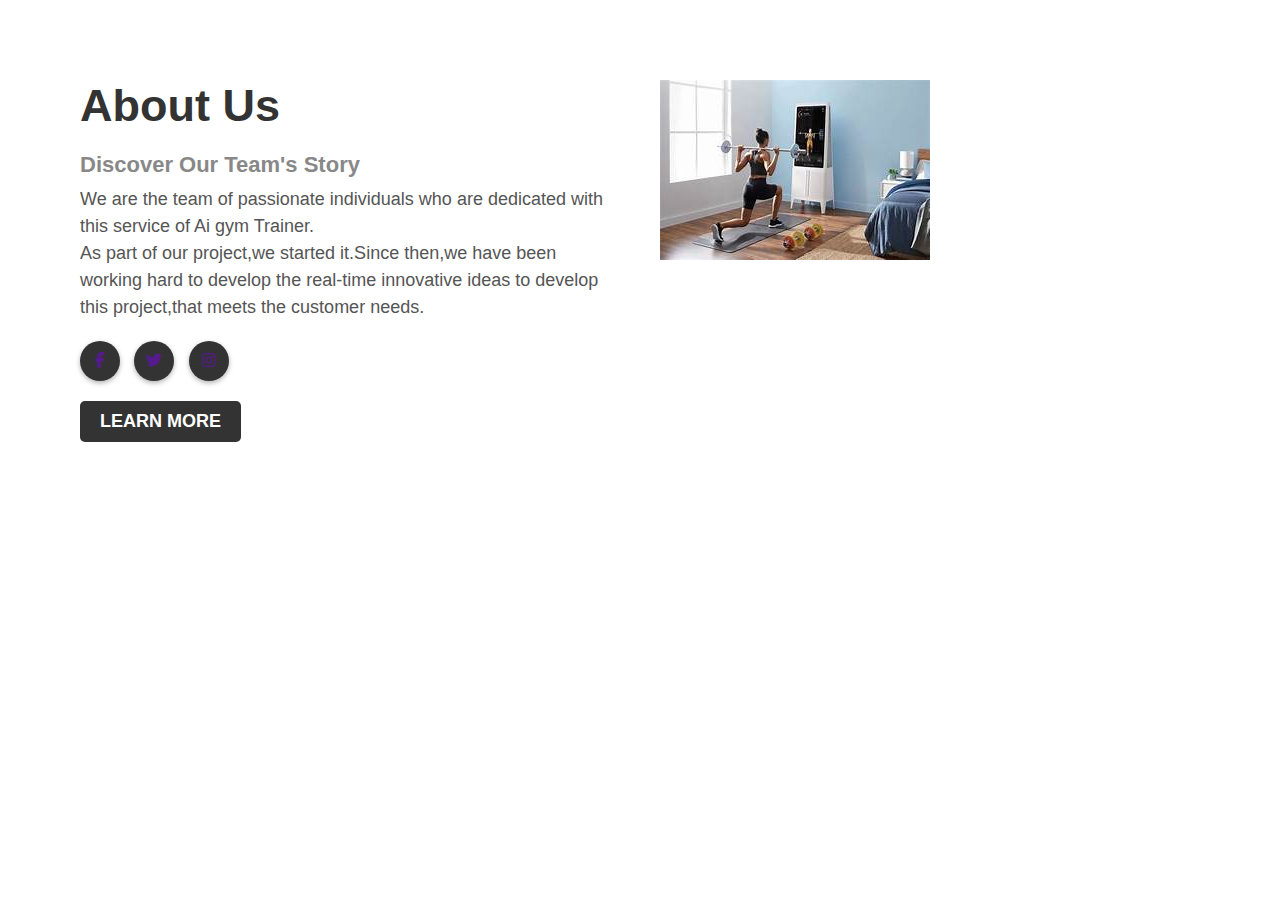
<file: AI GYM TRAINER PROJECT/about.html>
<!DOCTYPE html>
<html lang="en">
<head>
    <meta charset="UTF-8">
    <meta name="viewport" content="width=device-width, initial-scale=1.0">
    <link rel="stylesheet" href="">
    <link rel="stylesheet" type="text/css" href="about.css">
    <link rel="stylesheet" type="text/css" href="https://cdnjs.cloudflare.com/ajax/libs/font-awesome/6.4.2/css/all.min.css">
    <title>Responsive About us page</title>
</head>
<body>
    <div class="about-us">
        <div class="container">
            <div class="row">
                <div class="flex">
                    <h2>About Us</h2>
                    <h3>Discover Our Team's Story</h3>
                    <p>
                        We are the team of passionate individuals who are dedicated with this service of Ai gym Trainer.
                        <br>As part of our project,we started it.Since then,we have been working hard to develop the real-time 
                        innovative ideas to develop this project,that meets the customer needs.</p>
                        <div class="social-links">
                            <a href=""><i class="fab fa-facebook-f"></i></a>
                            <a href=""><i class="fab fa-twitter"></i></a>
                            <a href=""><i class="fab fa-instagram"></i></a>
                        </div>
                        <a href="" class="btn">Learn More</a>
                </div>
                <div class="flex">
                    <img src="about.jpeg">
                </div>
            </div>
        </div>
    </div>
</body>
</html>
</file>
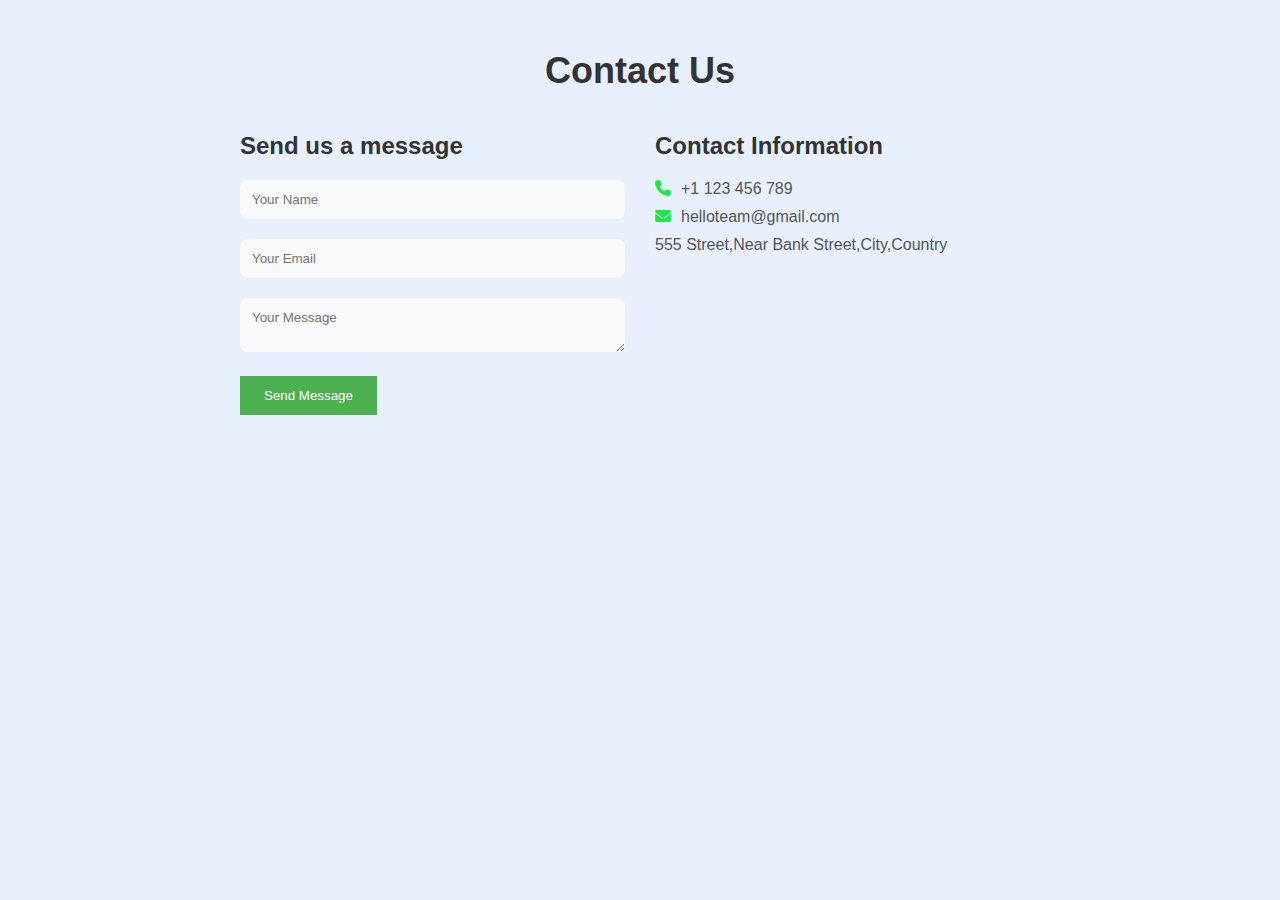
<file: AI GYM TRAINER PROJECT/contact.html>
<!DOCTYPE html>
<html lang="en">
<head>
    <meta charset="UTF-8">
    <meta name="viewport" content="width=device-width, initial-scale=1.0">
    <link rel="stylesheet" type="text/css" href="https://cdnjs.cloudflare.com/ajax/libs/font-awesome/6.4.2/css/all.min.css">
    <title>Responsive Contact page</title>
    <link rel="stylesheet" type="text/css" href="contact.css">
</head>
<body>
    <section class="contact">
        <div class ="container">
            <h2>Contact Us</h2>
            <div class="contact-wrapper">
                <div class="contact-form">
                    <h3>Send us a message</h3>
                    <form>
                        <div class="form-group">
                            <input type="text" name="name" placeholder="Your Name">
                        </div>
                        <div class="form-group">
                            <input type="email" name="email" placeholder="Your Email">
                        </div>
                        <div class="form-group">
                           <textarea name="message" placeholder="Your Message"></textarea>
                        </div>
                        <button type="submit">Send Message</button>
                    </form>
                </div>
                <div class="contact-info">
                    <h3> Contact Information</h3>
                    <p><i class="fas fa-phone"></i>+1 123 456 789</p>
                    <p><i class="fas fa-envelope"></i>helloteam@gmail.com</p>
                    <p>555 Street,Near Bank Street,City,Country</p>
                </div>
            </div>

        </div>

    </section>
</body>
</html>
</file>
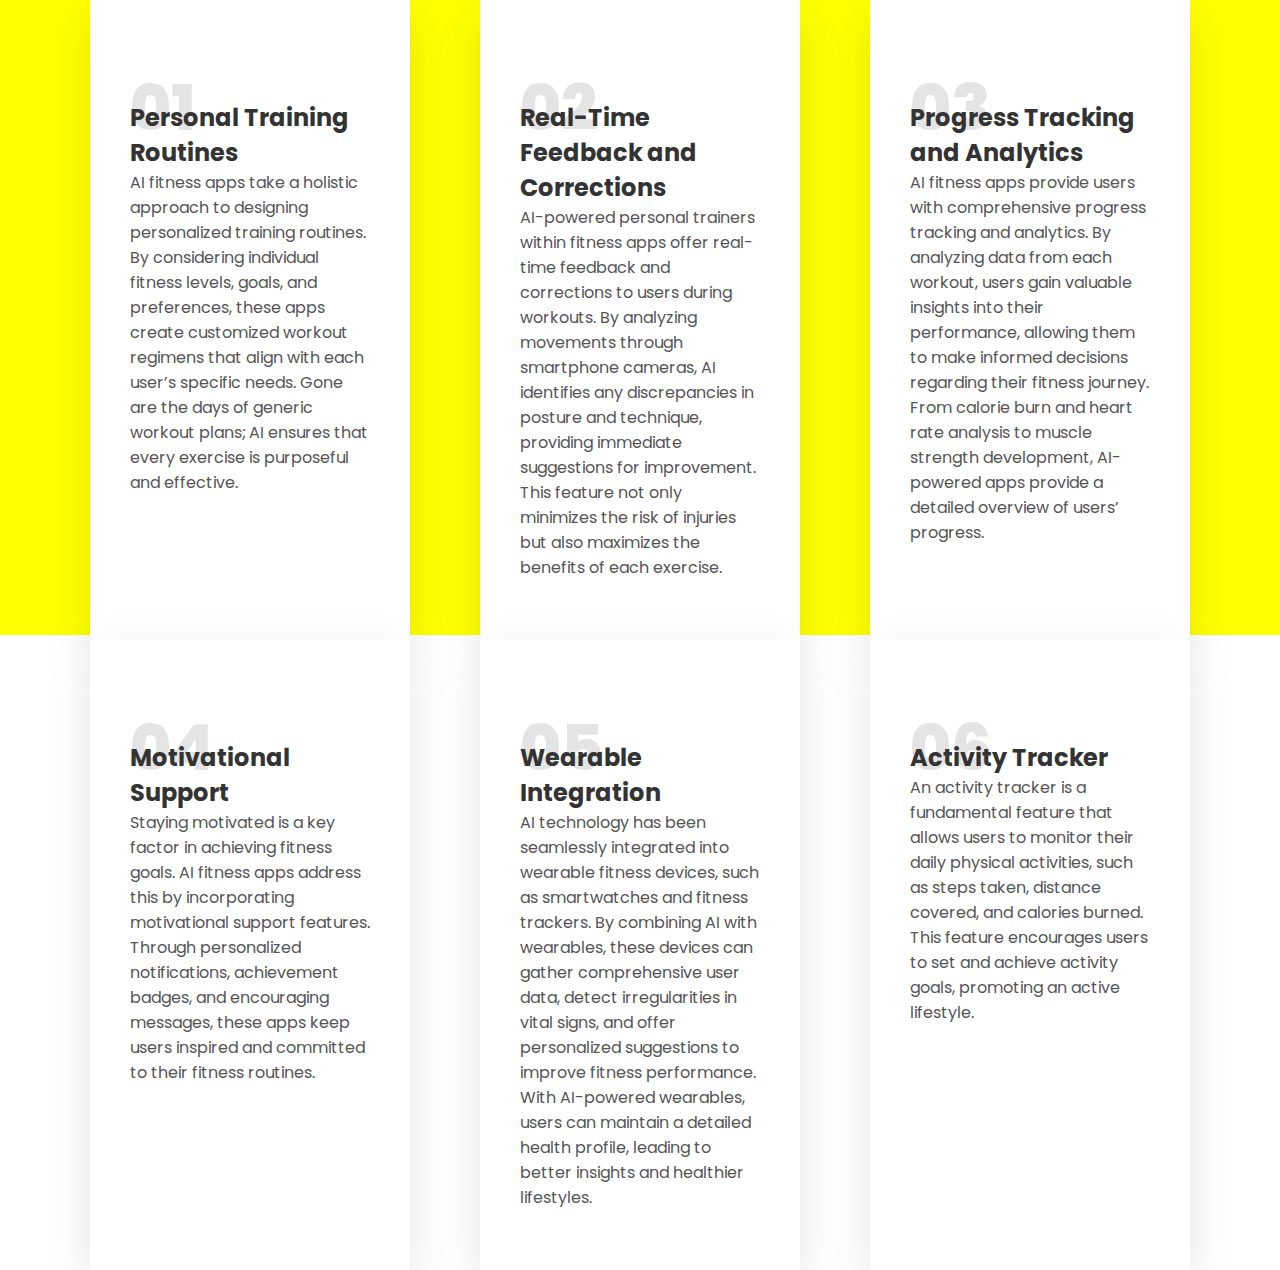
<file: AI GYM TRAINER PROJECT/services.html>
<!DOCTYPE html>
<html lang="en">
<head>
    <meta charset="UTF-8">
    <meta name="viewport" content="width=device-width, initial-scale=1.0">
    <title>Responsive services & features section</title>
    <link rel="stylesheet" href="services.css">
</head>
<body>
    <div class="container">
        <div class="box">
            <h2>01</h2>
            <h3>Personal Training Routines</h3>
            <p>AI fitness apps take a holistic approach to designing personalized training routines. 
                By considering individual fitness levels, goals, and preferences, these apps create 
                customized workout regimens that align with each user’s specific needs. Gone are the
                 days of generic workout plans; AI ensures that every exercise is purposeful and effective.

            </p>

        </div>
        <div class="box">
            <h2>02</h2>
            <h3>Real-Time Feedback and Corrections</h3>
            <p>AI-powered personal trainers within fitness apps offer real-time feedback and corrections
                 to users during workouts. By analyzing movements through smartphone cameras, AI identifies
                  any discrepancies in posture and technique, providing immediate suggestions for improvement. 
                  This feature not only minimizes the risk of injuries but also maximizes the benefits of each exercise.

            </p>

        </div>

        <div class="box">
            <h2>03</h2>
            <h3>Progress Tracking and Analytics</h3>
            <p>AI fitness apps provide users with comprehensive progress tracking and analytics. By analyzing data
                 from each workout, users gain valuable insights into their performance, allowing them to make
                  informed decisions regarding their fitness journey. From calorie burn and heart rate analysis 
                  to muscle strength development, AI-powered apps provide a detailed overview of users’ progress.

            </p>

        </div>

        <div class="box">
            <h2>04</h2>
            <h3>Motivational Support</h3>
            <p>Staying motivated is a key factor in achieving fitness goals. AI fitness apps address this by
                 incorporating motivational support features. Through personalized notifications, achievement 
                 badges, and encouraging messages, these apps keep users inspired and committed to their fitness routines.

            </p>

        </div>
        <div class="box">
            <h2>05</h2>
            <h3> Wearable Integration</h3>
            <p>AI technology has been seamlessly integrated into wearable fitness devices, such as smartwatches and
                 fitness trackers. By combining AI with wearables, these devices can gather comprehensive user data,
                 detect irregularities in vital signs, and offer personalized suggestions to improve fitness performance.
                  With AI-powered wearables, users can maintain a detailed health profile, leading to better insights and 
                  healthier lifestyles.

            </p>

        </div>

        <div class="box">
            <h2>06</h2>
            <h3> Activity Tracker</h3>
            <p>An activity tracker is a fundamental feature that allows users to monitor their daily physical activities,
                 such as steps taken, distance covered, and calories burned. This feature encourages users to set and
                  achieve activity goals, promoting an active lifestyle.

            </p>

        </div>
    </div>
</body>
</html>
</file>
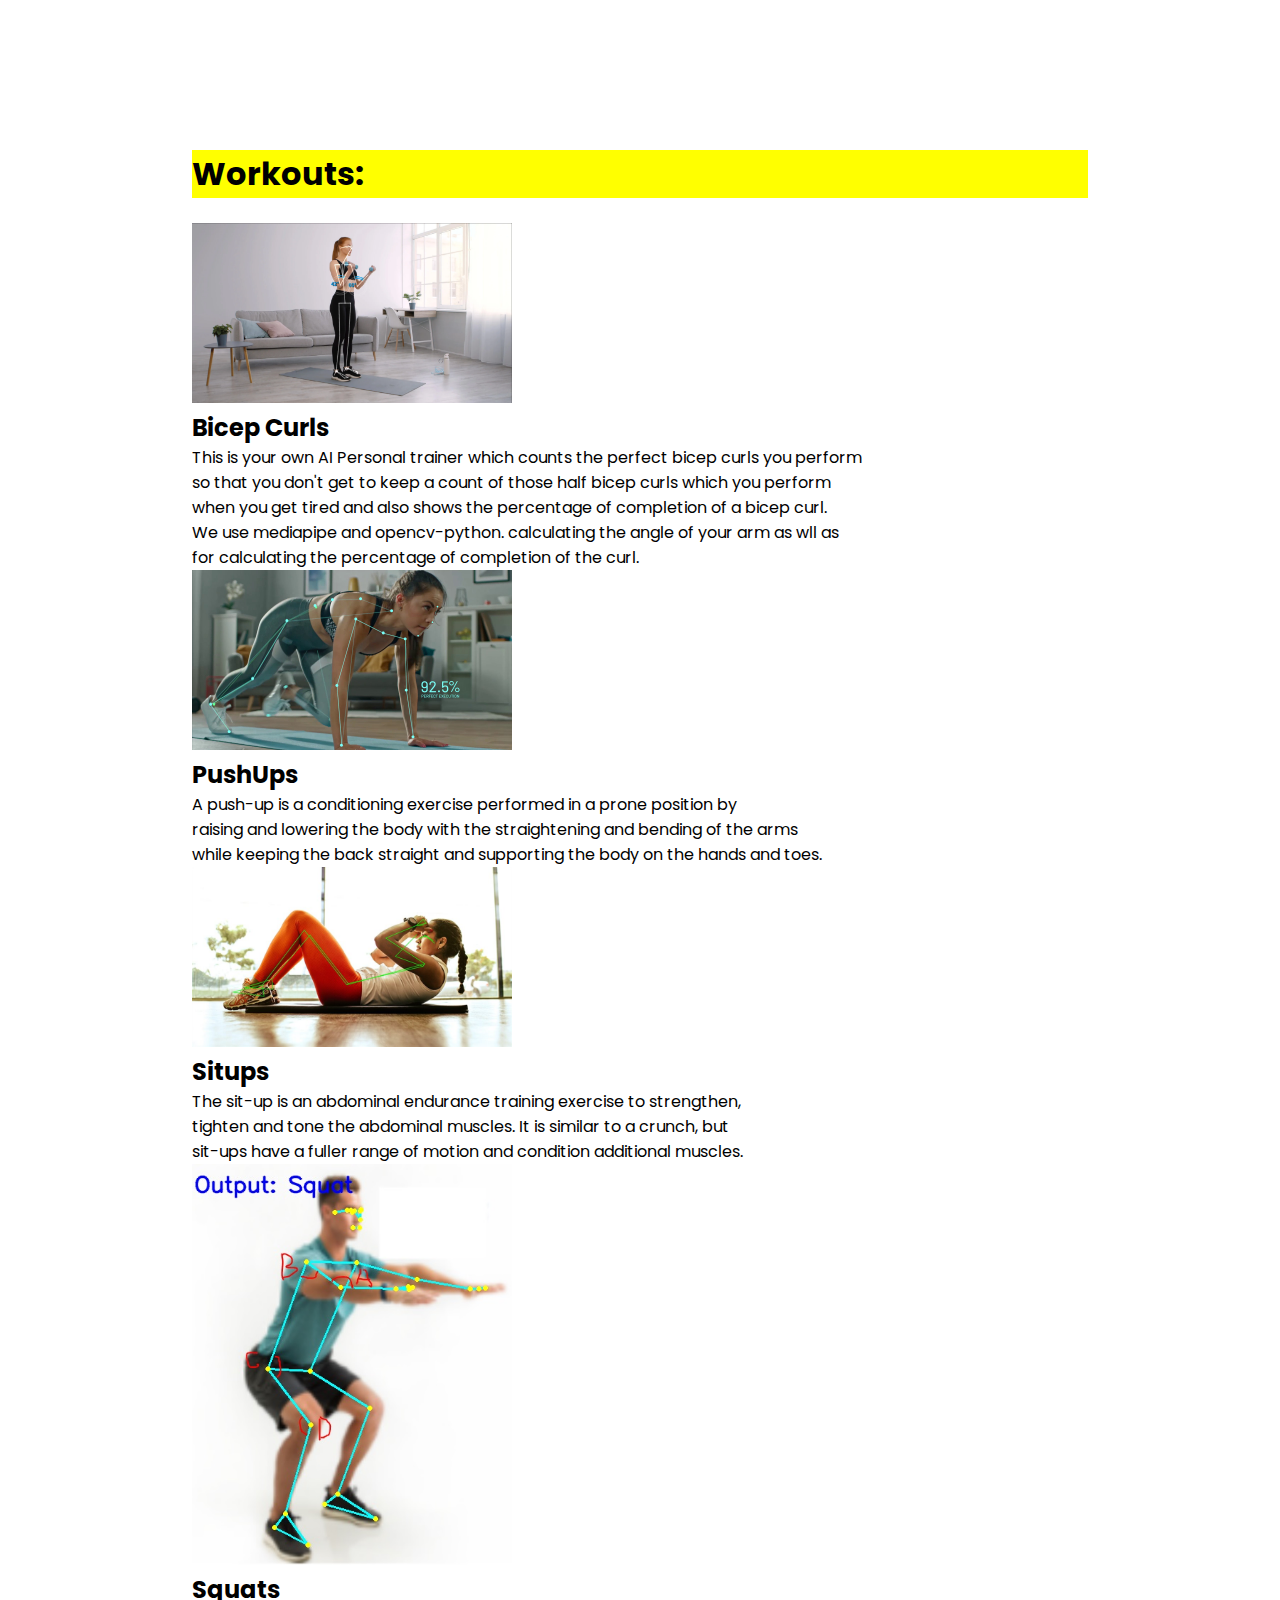
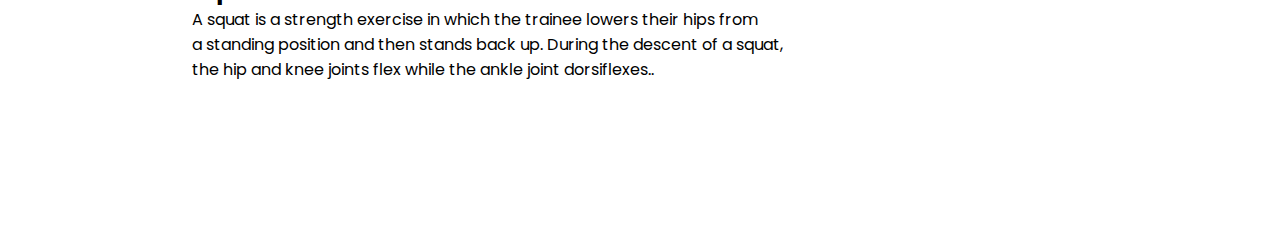
<file: AI GYM TRAINER PROJECT/workouts.html>
<!DOCTYPE html>
<html lang="en">
<head>
    <meta charset="UTF-8">
    <meta name="viewport" content="width=device-width, initial-scale=1.0">
    <title>Responsive workouts page</title>
    <link rel="stylesheet" href="workouts.css">
</head>
<body>
    <div class="wrapper">
        <h1>Workouts:</h1><br>
        <div class="text-box">
            <img src="biceps.jpg" alt="">
            <h2>Bicep Curls</h2>
            <p>This is your own AI Personal trainer which counts the perfect bicep curls you perform <br>
                so that you don't get to keep a count of those half bicep curls which you perform <br>
                when you get tired and also shows the percentage of completion of a bicep curl.<br>
                 We use mediapipe and opencv-python. calculating the angle of your arm as wll as <br>
                 for calculating the percentage of completion of the curl.
            </p>

        </div>
        <div class="text-box">
            <img src="pushups.jpg" alt="">
            <h2>PushUps</h2>
            <p>A push-up is a conditioning exercise performed in a prone position by <br>
                raising and lowering the body with the straightening and bending of the arms<br> 
                while keeping the back straight and supporting the body on the hands and toes.<br>
            </p>
            <div class="text-box">
                <img src="situps.jpg" alt="">
                <h2>Situps</h2>
                <p> The sit-up is an abdominal endurance training exercise to strengthen, <br>
                    tighten and tone the abdominal muscles. It is similar to a crunch, but<br>
                     sit-ups have a fuller range of motion and condition additional muscles.</p>

            <div class="text-box">
                <img src="squat.jpg" alt="">
                <h2>Squats</h2>
                <p> A squat is a strength exercise in which the trainee lowers their hips from<br>
                     a standing position and then stands back up. During the descent of a squat,<br>
                      the hip and knee joints flex while the ankle joint dorsiflexes..</p>
        
              
</body>
</html>
</file>
<file: AI GYM TRAINER PROJECT/about.css>
*{
    margin: 0px;
    padding: 0px;
    box-sizing: border-box;
    font-family: "Roboto",sans-serif;
}

.about-us{
    padding: 80px 0px;
}

.container{
    max-width: 1200px;
    margin:0 auto;
    padding: 0 20px;
}
.row{
    display: flex;
    flex-wrap: wrap;

}
.flex{
    flex: 0 0 50%;
    max-width: 50%;
    padding: 0 20px;
}
.about-us h2{
    font-size: 45px;
    margin-bottom: 20px;
    color: #333;
}

.about-us h3{
    font-size: 22px;
    color: #888;
    margin-bottom: 8px;
}

.about-us p{
    font-size: 18px;
    line-height: 1.5;
    color: #555;
    margin-bottom: 20px;
}

.about-us img{
    display:block;
    max-width: 100%;
    height: auto;
    margin: 10 auto;
}

.social-links{
margin-bottom: 20px;
}
.social-links a{
    display: inline-block;
    width: 40px;
    height: 40px;
    line-height: 40px;
    text-align: center;
    border-radius: 50%;
    margin-right: 10px;
    columns: #fff;
    background-color: #333;
    box-shadow: 0 2px 5px rgba(0,0,0,0.3);
    transition: all 0.4s ease;
}

.social-links hover{
    transform: translateY(-3px);
}
.btn{
    text-decoration: none;
    color: #fff;
    display: inline-block;
    padding: 10px 20px;
    font-size: 18px;
    font-weight: bold;
    text-transform: uppercase;
    border-radius: 5px;
    background-color: #333;
    transition: all 0.4s ease;
}
.btn:hover{
    transform: translate(-3px);
}
</file>
<file: AI GYM TRAINER PROJECT/contact.css>
*{
    margin: 0px;
    padding: 0px;
    box-sizing: border-box;
    font-family: sans-serif;
}

.contact{
    min-height: 100vh;
    background-color: #e8f0fe;
    padding: 50px;
    text-align: center;
}

.container{
    max-width: 800px;
    margin: 0 auto;
}

.container h2{
    font-size: 36px;
    margin-bottom: 40px;
    color: #333;
}

.contact-wrapper{
    display: grid;
    grid-template-columns: repeat(2, 1fr);
    grid-gap: 30px;
}

.contact-form{
    text-align: left;
}

.contact-form h3{
   font-size: 24px;
   margin-bottom: 20px;
   color: #333; 
}

.form-group{
    margin-bottom: 20px;
}

input, textarea{
    width: 100%;
    padding: 12px;
    border-radius: 8px;
    border: none;
    background-color: #f8f9fa;
    color: #333;
}

input:focus,
textarea:focus{
    outline: none;
    box-shadow: 0 0 8px #bbb;
}

button{
    display: inline-block;
    padding: 12px 24px;
    background-color: #4caf50;
    color: #fff;
    border: none;
    cursor: pointer;
    transition: 0.3s ease;
}

button:hover{
    background-color: #ed1eba;
}

.contact-info{
    text-align: left;
}

.contact-info h3{
    font-size: 24px;
    margin-bottom: 20px;
    color: #333;
}

.contact-info p{
    margin-bottom: 10px;
    color: #555;     
}

.contact-info i{
    color: #1de745;
    margin-right: 10px;
}

@media screen and(max-width: 768px){
    .container{
        padding: 20px;
    }

    .contact-wrapper{     
        grid-template-columns: 1fr;

    }
    
}
</file>
<file: AI GYM TRAINER PROJECT/services.css>
@import url('https://fonts.googleapis.com/css?family=Poppins:200,300,400,500,600,700,800,900&display=swap');

*{
    margin: 0;
    padding: 0;
    box-sizing: border-box;
    font-family: 'Poppins',sans-serif;

}

body{
    display: flex;
    justify-content: center;
    align-items: center;
    min-height: 100vh;
    background: linear-gradient(yellow,yellow 50%,#fff 50%,#fff 100%);

}

.container{
    width: 1100px;
    display: flex;
    justify-content: space-between;
    flex-wrap: wrap;
}

.container .box{
    position: relative;
    width: 320px;
    background: #fff;
    padding: 100px 40px 60px;
    box-shadow:0 15px 45px rgba(0, 0,0, .1) ;
}

.container .box:before{
    content: '';
    position: absolute;
    top: 0;
    left: 0;
    width: 100%;
    height:100%;
    background: #ff226d;
    transform: scaleY(0);
    transform-origin: top;
    transition: transform 0.5s;

}

.container .box:hover:before{
    transform: scaleY(1);
    transform-origin: bottom;
    transition: transform 0.5s;
}

.container .box h2{
    position: absolute;
    left: 40px;
    top: 60px;
    font-size: 4em;
    font-weight: 800;
    z-index: 1;
    opacity: 0.1;
    transition: 0.5s;
}

.container .box:hover h2{
    opacity: 1;
    color: #fff;
    transform: translateY(-40px);
}

.container .box h3{
    position: relative;
    font-size: 1.5em;
    z-index: 2;
    color: #333;
    transition: 0.5s;
}

.container .box:hover h3{
    color: #fff;
}

.container .box p{
    position: relative;
    z-index: 2;
    color: #555;
    transition: 0.5s;
}

.container .box:hover h3,
.container .box:hover p{
    color: #fff;
}
</file>
<file: AI GYM TRAINER PROJECT/workouts.css>
@import url('https://fonts.googleapis.com/css2?family=Poppins:wght@300;400;500;600;700;800;900&display-swap');

*{
    margin: 0;
    padding: 0;
    box-sizing: border-box;
    font-family: 'Poppins',sans-serif;

}

h1{
    background: yellow;

}
body{
    display: flex;
    justify-content: center;
    align-items: center;
    min-height: 100vh;
}

.wrapper{
    margin: 150px auto;
    width: 70%;
}

img{
    max-width: 320px;
}
</file>
